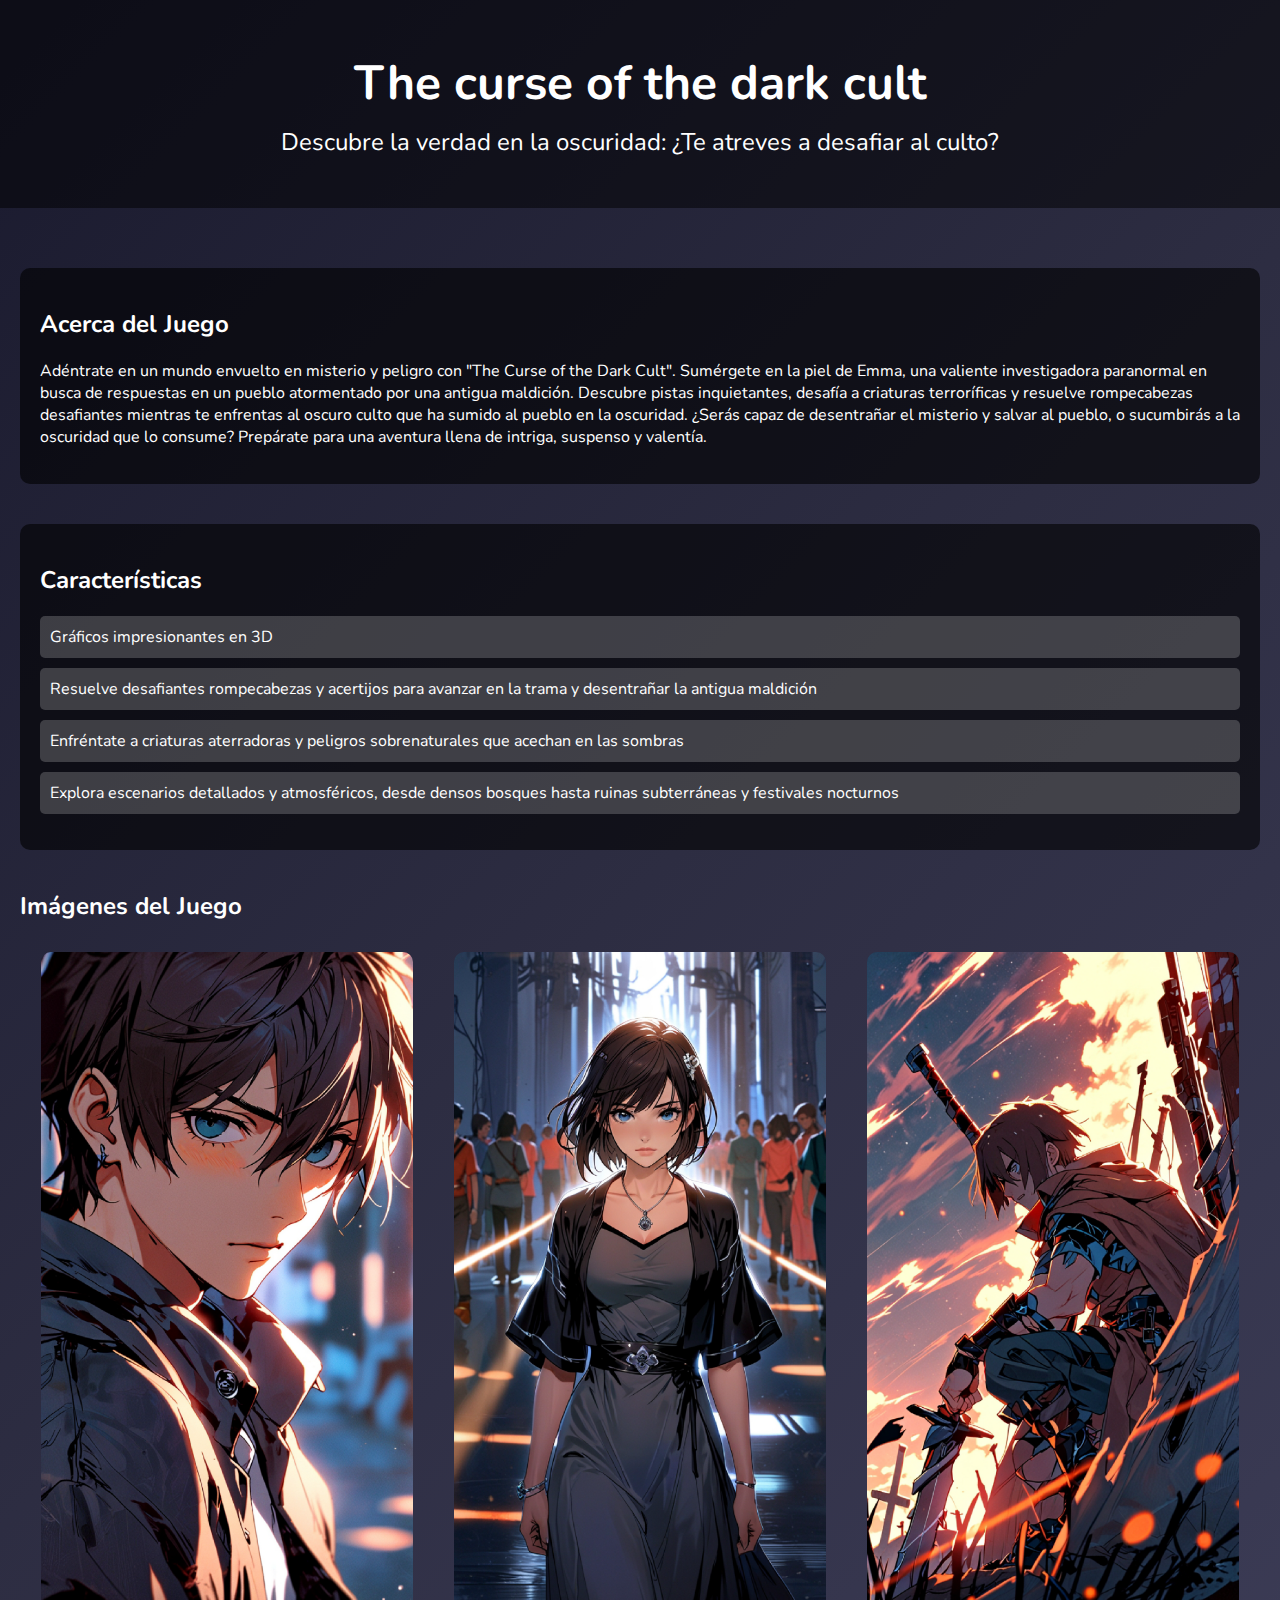
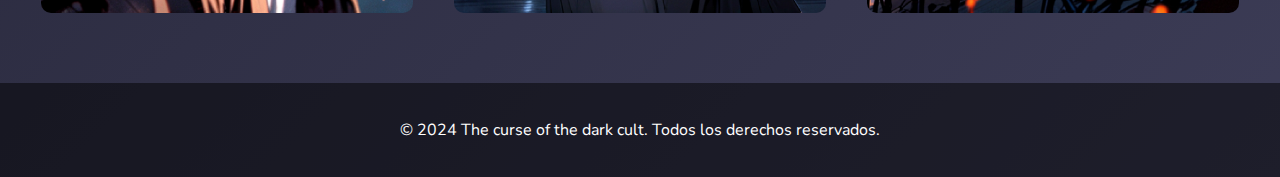
<file: index.html>
﻿<!DOCTYPE html>
<html lang="es">
<head>
    <meta charset="UTF-8">
    <meta name="viewport" content="width=device-width, initial-scale=1.0">
    <title>Presentación del Videojuego</title>
    <link href="https://fonts.googleapis.com/css2?family=Nunito:wght@400;700&display=swap" rel="stylesheet">
    <link rel="stylesheet" href="style.css">
</head>
<body>
    <header>
        <h1>The curse of the dark cult</h1>
        <p>Descubre la verdad en la oscuridad: ¿Te atreves a desafiar al culto?</p>
    </header>
    <main>
        <section class="game-info">
            <h2>Acerca del Juego</h2>
            <p>Adéntrate en un mundo envuelto en misterio y peligro con "The Curse of the Dark Cult". Sumérgete en la piel de Emma, una valiente investigadora paranormal en busca de respuestas en un pueblo atormentado por una antigua maldición. Descubre pistas inquietantes, desafía a criaturas terroríficas y resuelve rompecabezas desafiantes mientras te enfrentas al oscuro culto que ha sumido al pueblo en la oscuridad. ¿Serás capaz de desentrañar el misterio y salvar al pueblo, o sucumbirás a la oscuridad que lo consume? Prepárate para una aventura llena de intriga, suspenso y valentía.</p>
        </section>
        <section class="features">
            <h2>Características</h2>
            <ul>
                <li>Gráficos impresionantes en 3D</li>
                <li>Resuelve desafiantes rompecabezas y acertijos para avanzar en la trama y desentrañar la antigua maldición</li>
                <li>Enfréntate a criaturas aterradoras y peligros sobrenaturales que acechan en las sombras</li>
                <li>Explora escenarios detallados y atmosféricos, desde densos bosques hasta ruinas subterráneas y festivales nocturnos</li>
            </ul>
        </section>
        <section class="screenshots">
            <h2>Imágenes del Juego</h2>
            <!-- Aquí puedes agregar imágenes del juego -->
            <div class="image-gallery">
                <img src="png/Recurso 1.png" alt="Captura de pantalla 1">
                <img src="png/Recurso 2.png" alt="Captura de pantalla 2">
                <img src="png/Recurso 3.png" alt="Captura de pantalla 3">
            </div>
        </section>
    </main>
    <footer>
        <p>&copy; 2024 The curse of the dark cult. Todos los derechos reservados.</p>
    </footer>
</body>
</html>
</file>
<file: style.css>
﻿body {
    font-family: 'Nunito', sans-serif;
    margin: 0;
    padding: 0;
    background: linear-gradient(135deg, #1A1A2E , #2D2D42, #3C3C56);
    color: #fff;
}

header {
    text-align: center;
    padding: 50px 20px;
    background-color: rgba(0, 0, 0, 0.5);
}

header h1 {
    font-size: 3em;
    margin: 0;
}

header p {
    font-size: 1.5em;
    margin: 10px 0 0;
}

main {
    padding: 20px;
}

section {
    margin: 40px 0;
}

.game-info, .features {
    background-color: rgba(0, 0, 0, 0.6);
    padding: 20px;
    border-radius: 10px;
}

.features ul {
    list-style-type: none;
    padding: 0;
}

.features li {
    background: rgba(255, 255, 255, 0.2);
    margin: 10px 0;
    padding: 10px;
    border-radius: 5px;
}

.screenshots .image-gallery {
    display: flex;
    justify-content: space-around;
    flex-wrap: wrap;
}

.screenshots img {
    max-width: 30%;
    margin: 10px;
    border-radius: 10px;
}

footer {
    text-align: center;
    padding: 20px;
    background-color: rgba(0, 0, 0, 0.5);
}
</file>
